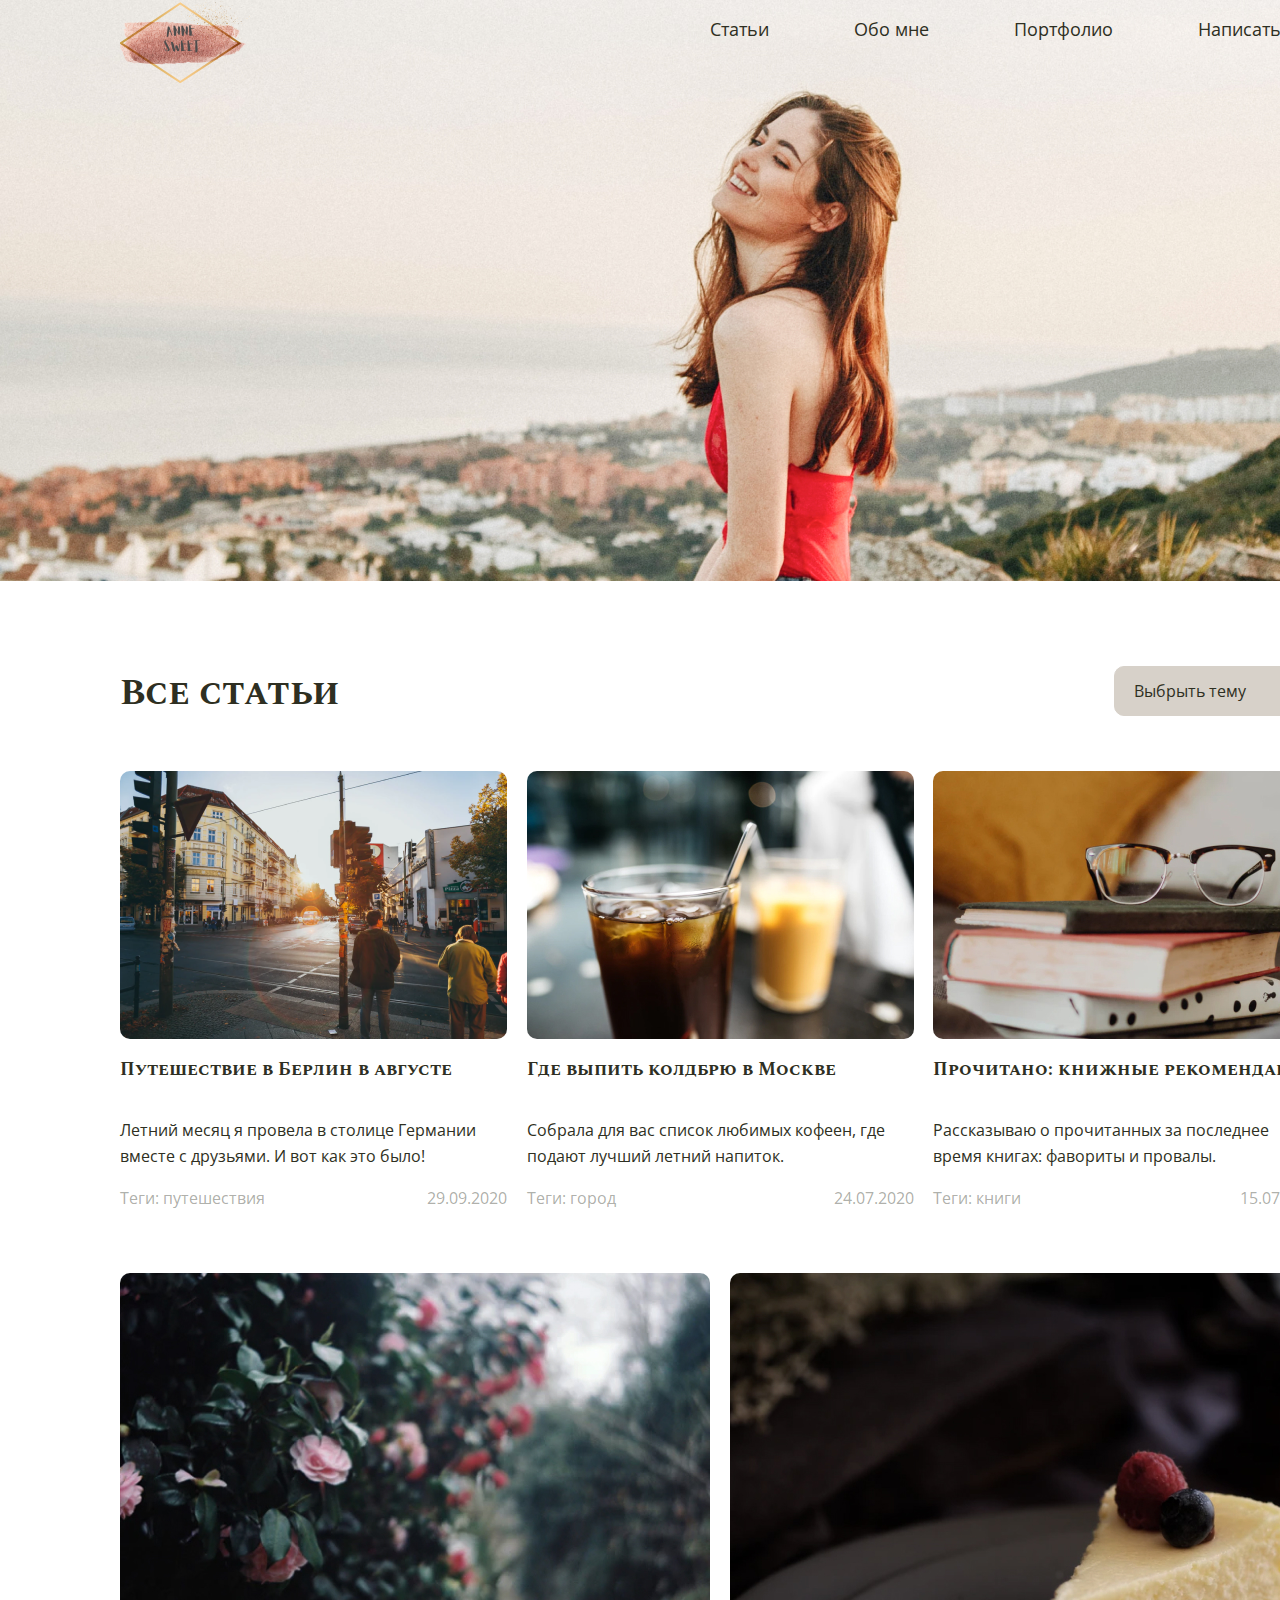
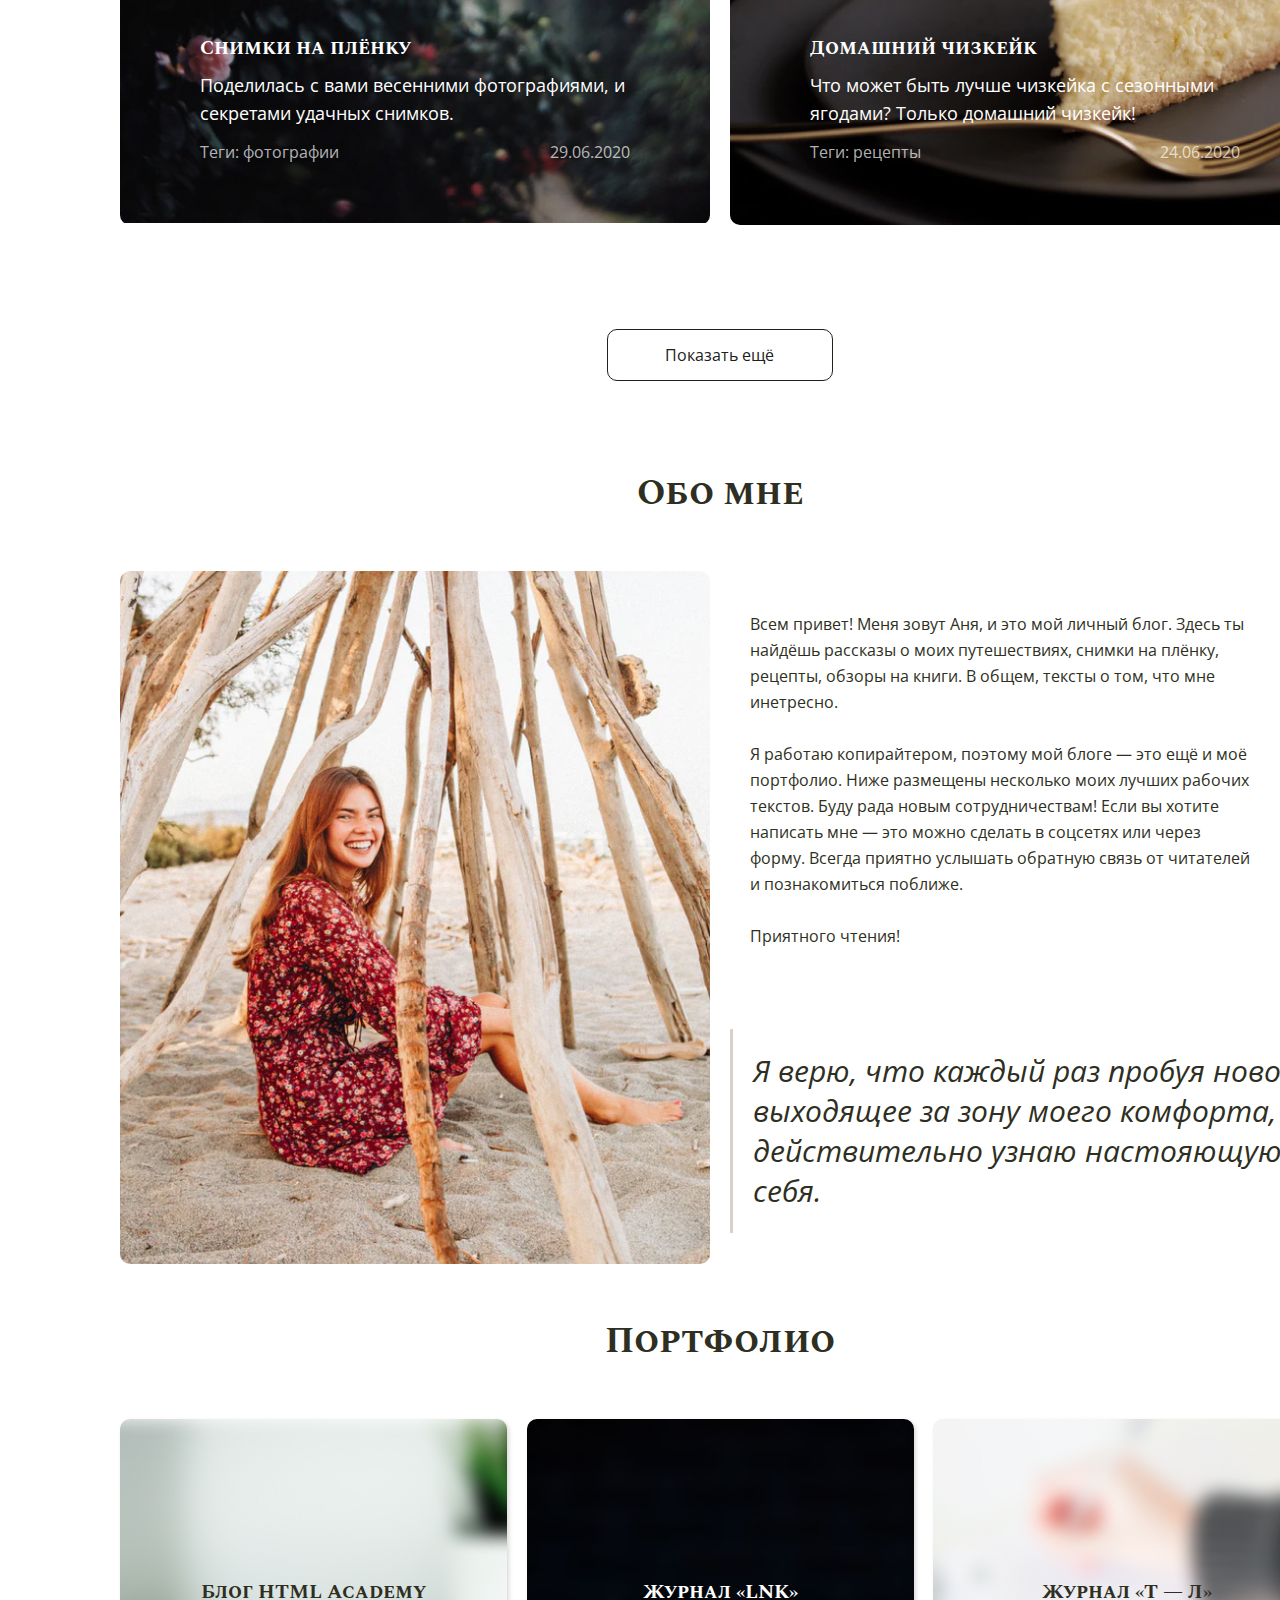
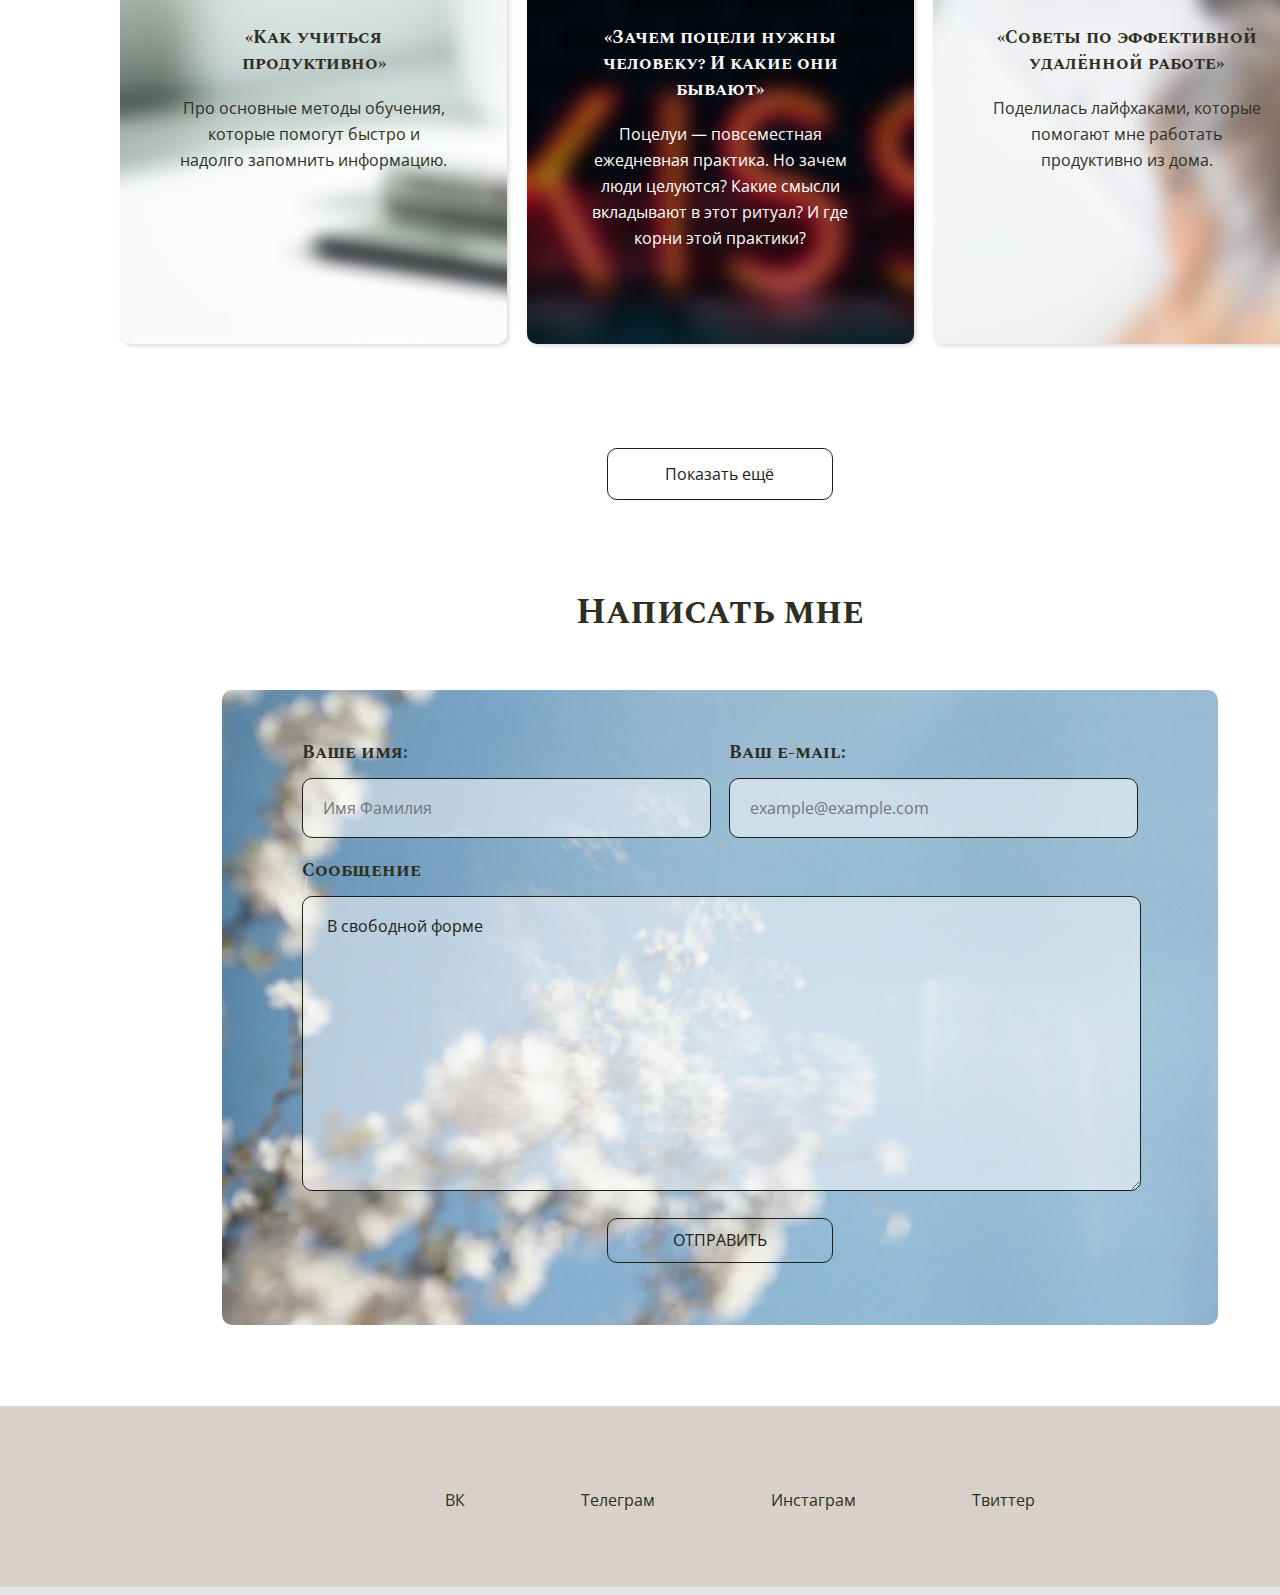
<file: index.html>
<!DOCTYPE html>
<html lang="ru" dir="ltr">
  <head>
    <meta charset="utf-8">
    <title>Блог копирайтера Анны</title>
    <link href="https://fonts.googleapis.com/css2?family=Open+Sans:ital,wght@0,300;0,400;0,600;0,700;0,800;1,300;1,400;1,600;1,700;1,800&family=Spectral+SC:ital,wght@0,200;0,300;0,400;0,500;0,600;0,700;0,800;1,200;1,300;1,400;1,500;1,600;1,700;1,800&display=swap" rel="stylesheet">
    <link rel="stylesheet" href="css/normalize.css">
    <link rel="stylesheet" href="css/styles.css">
  </head>
  <body>


    <header class="main-header index-header">
      <h1 class="visually-hidden">Блог копирайтера Анны</h1>
      <nav class="site-navigation">
        <a href="#" class="main-header-logo">
          <img src="img/logo.svg" alt="Логотип Блога копирайтера">
        </a>
        <ul class="site-navigation">
          <li><a href="#articles">Статьи</a></li>
          <li><a href="#about-me">Обо мне</a></li>
          <li><a href="#portfolio">Портфолио</a></li>
          <li><a href="#tell-me">Написать мне</a></li>
        </ul>
      </nav>
    </header>






    <main class="container">
      <div class="container-wrap">
      <section class="toggle-theme">
        <h2 class="visually-hidden">Переключатель темы</h2>
        <!-- <a href="#">Выбрыть тему</a> -->
        <ul>Выбрыть тему
        <li></li>
        <li>
          <form class="filter" action="index.html" method="post">
            <label><input class="filter-chk" data-category="travels" type="checkbox"> Путешествия</label>
            <label><input class="filter-chk" data-category="city" type="checkbox"> Город</label>
            <label><input class="filter-chk" data-category="books" type="checkbox"> Книги</label>
            <label><input class="filter-chk" data-category="photos" type="checkbox"> Фотография</label>
            <label><input class="filter-chk" data-category="recipes" type="checkbox"> Рецепты</label>
            <hr>
            <label><input class="filter-chk" data-category="all" type="checkbox"> Все статьи</label>
          </form>
        </li>
        <!-- <li>Статья</li>
        <li>Статья</li>
        <li>Статья</li> -->
      </ul>

      </section>

      <section class="all-articles">
        <h2 id="articles" >Все статьи</h2>
        <div class="all-articles-wrap">
          <div class="article-preview-small article-for-filter" data-category="travels">
            <a class="art-href-small" href="article.html">
              <h3>Путешествие в Берлин в августе </h3>
            </a>
            <div class="img-of-preview" onclick="location.href='article.html'"></div>
            <p>Летний месяц я провела в столице Германии вместе с друзьями. И вот как это было!</p>
            <span class="tegs-of-preview">Теги: путешествия</span>
            <span class="date-of-preview">29.09.2020</span>
          </div>
          <div class="article-preview-small article-for-filter" data-category="city">
            <a class="art-href-small" href="article.html">
              <h3>Где выпить колдбрю в Москве</h3>
            </a>
            <div class="img-of-preview" onclick="location.href='article.html'"></div>
            <p>Собрала для вас список любимых кофеен, где подают лучший летний напиток.</p>
            <span class="tegs-of-preview">Теги: город</span>
            <span class="date-of-preview">24.07.2020</span>
          </div>
          <div class="article-preview-small article-for-filter" data-category="books">
            <a class="art-href-small" href="article.html">
              <h3>Прочитано: книжные рекомендации</h3>
            </a>
            <div class="img-of-preview" onclick="location.href='article.html'"></div>
            <p>Рассказываю о прочитанных за последнее время книгах: фавориты и провалы.</p>
            <span class="tegs-of-preview">Теги: книги</span>
            <span class="date-of-preview">15.07.2020</span>
          </div>
          <!-- <div class="article-preview-small">
            <div class="img-of-preview"></div>
            <h3>Где выпить колдбрю в Москве</h3>
            <p>Собрала для вас список любимых кофеен, где подают лучший летний напиток.</p>
            <span class="tegs-of-preview">Теги: город</span>
            <span class="date-of-preview">24.07.2020</span>
            <a class="art-href-small" href="article.html"></a>
          </div>
          <div class="article-preview-small">
            <div class="img-of-preview"></div>
            <h3>Прочитано: книжные рекомендации</h3>
            <p>Рассказываю о прочитанных за последнее время книгах: фавориты и провалы.</p>
            <span class="tegs-of-preview">Теги: книги</span>
            <span class="date-of-preview">15.07.2020</span>
            <a class="art-href-small" href="article.html"></a>
          </div> -->
          <div class="article-preview-big article-for-filter" data-category="photos">
            <div class="for-flex">
              <div class="img-of-preview"></div>
              <h3>Снимки на плёнку</h3>
              <p>Поделилась с вами весенними фотографиями, и секретами удачных снимков.</p>
              <span class="tegs-of-preview">Теги: фотографии</span>
              <span class="date-of-preview">29.06.2020</span>
              <a class="art-href-big" href="article.html"></a>
            </div>
          </div>
          <div class="article-preview-big article-for-filter" data-category="recipes">
            <div class="for-flex">
              <div class="img-of-preview"></div>
              <h3>Домашний чизкейк</h3>
              <p>Что может быть лучше чизкейка с сезонными ягодами? Только домашний чизкейк!</p>
              <span class="tegs-of-preview">Теги: рецепты</span>
              <span class="date-of-preview">24.06.2020</span>
              <a class="art-href-big" href="article.html"></a>
            </div>



          </div>
        </div>
        <a href="#" class="show-more show-more-article">Показать ещё</a>
        <div class="brmm"></div>
      </section>

      <section class="about-me">
        <h2 id="about-me" >Обо мне</h2>
        <div class="about-me-flex">
        <img class="about-me-img" src="img/about-me.jpg" alt="Моё фото">
          <div class="about-me-flex-p">
          <p>Всем привет! Меня зовут Аня, и это мой личный блог. Здесь ты найдёшь рассказы о моих путешествиях, снимки на плёнку, рецепты, обзоры на книги. В общем, тексты о том, что мне инетресно.
          <br><br>
            Я работаю копирайтером, поэтому мой блоге — это ещё и моё
            портфолио. Ниже размещены несколько моих лучших
            рабочих текстов. Буду рада новым сотрудничествам! Если вы хотите написать мне — это можно сделать в соцсетях
            или через форму. Всегда приятно услышать обратную связь
            от читателей и познакомиться поближе.<br><br>
          Приятного чтения!
          <p class="about-me-quote">Я верю, что каждый раз пробуя новое, выходящее за зону моего комфорта, я действительно узнаю настояющую себя. </p>
          </div>
        </div>

      </section>

      <section class="portfolio">
        <h2 id="portfolio" >Портфолио</h2>
        <div class="portfolio-item-flex">
          <div class="portfolio-item">
            <p class="portfolio-item-location">Блог HTML Academy</p>
            <h3>«Как учиться продуктивно»</h3>

            <p>Про основные методы обучения,
  которые помогут быстро и надолго
  запомнить информацию.</p>
          </div>
          <div class="portfolio-item">
            <p class="portfolio-item-location">Журнал «LNK»</p>
            <h3>«Зачем поцели нужны человеку?
  И какие они бывают»</h3>

            <p>Поцелуи — повсеместная ежедневная
  практика. Но зачем люди целуются?
  Какие смысли вкладывают в этот ритуал?
  И где корни этой практики?</p>
          </div>
          <div class="portfolio-item">
            <p class="portfolio-item-location">Журнал «Т — Л»</p>
            <h3>«Советы по эффективной
  удалённой работе»</h3>

            <p>Поделилась лайфхаками, которые помогают
  мне работать продуктивно из дома. </p>
          </div>
        </div>
        <a href="#" class="show-more">Показать ещё</a>
      </section>

      <section class="write-us">
        <h2 id="tell-me" >Написать мне</h2>
        <form class="write-us-form">
          <p class="write-us-form-item">
            <label for="name">Ваше имя:</label>
            <input type="text" name="name" value="" placeholder="Имя Фамилия"  required>
          </p>
          <p class="write-us-form-item">
            <label for="email">Ваш e-mail:</label>
            <input type="email" name="email" value="" placeholder="example@example.com" required>
          </p>
          <p class="write-us-form-item write-us-form-item-text">
            <label for="write-us-form-text">Сообщение</label>
            <textarea class="write-us-form-text-area" name="write-us-form-text" required minlength="10"> В свободной форме</textarea>
          </p>
          <p class="write-us-form-item write-us-form-item-for-button">
            <label class="visually-hidden" for="button"></label>
            <button class="button write-us-form-button" type="submit" name="button">Отправить</button>
          </p>
        </form>
      </section>
      </div>
    </main>



    <footer class="main-footer">
      <section class="social-links">
        <h2 class="visually-hidden">Я с социальных сетях</h2>
        <ul>
            <li>
                <a class="social-link" href="#">ВК</a>
            </li>
            <li>
                <a class="social-link" href="#">Телеграм</a>
            </li>
            <li>
                <a class="social-link" href="#">Инстаграм</a>
            </li>
            <li>
                <a class="social-link" href="#">Твиттер</a>
            </li>
        </ul>
      </section>
    </footer>


    <script src="js/filter.js"></script>
    <script src="js/tell-me.js"></script>

  </body>
</html>
</file>
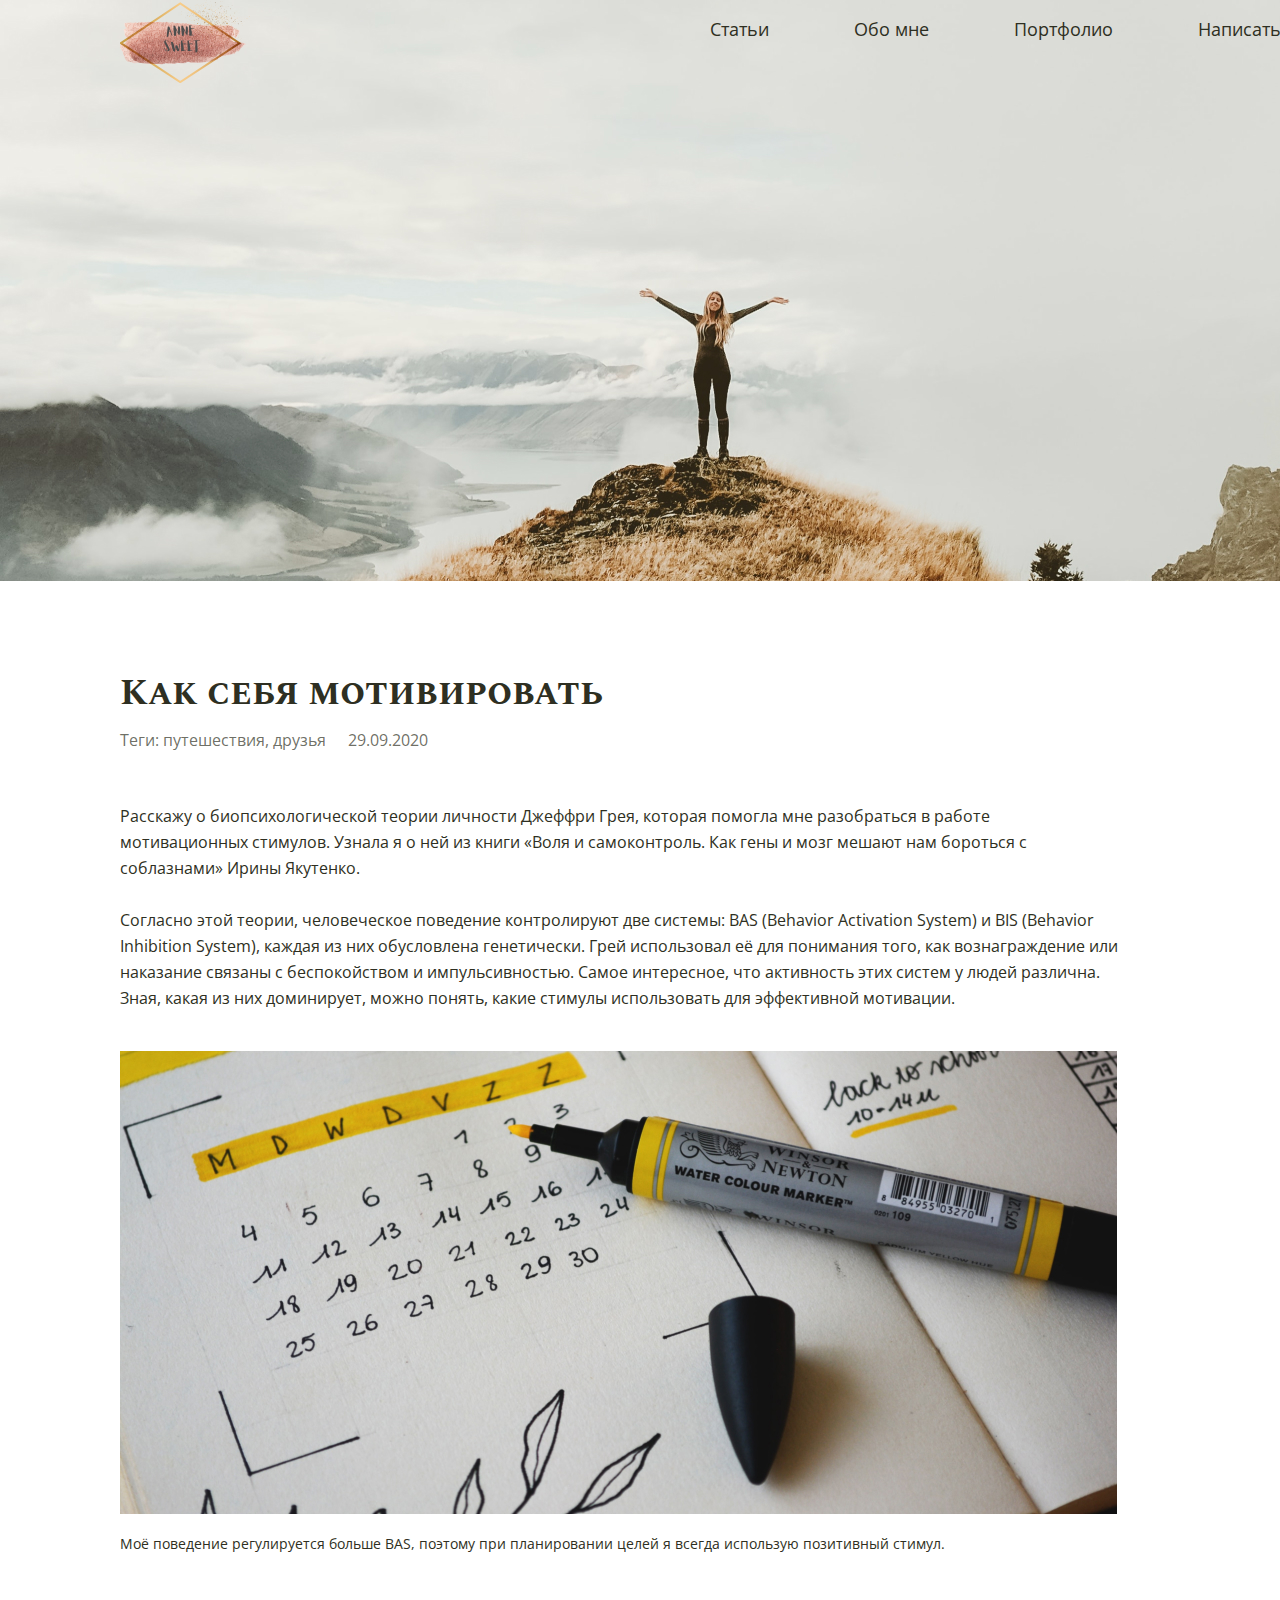
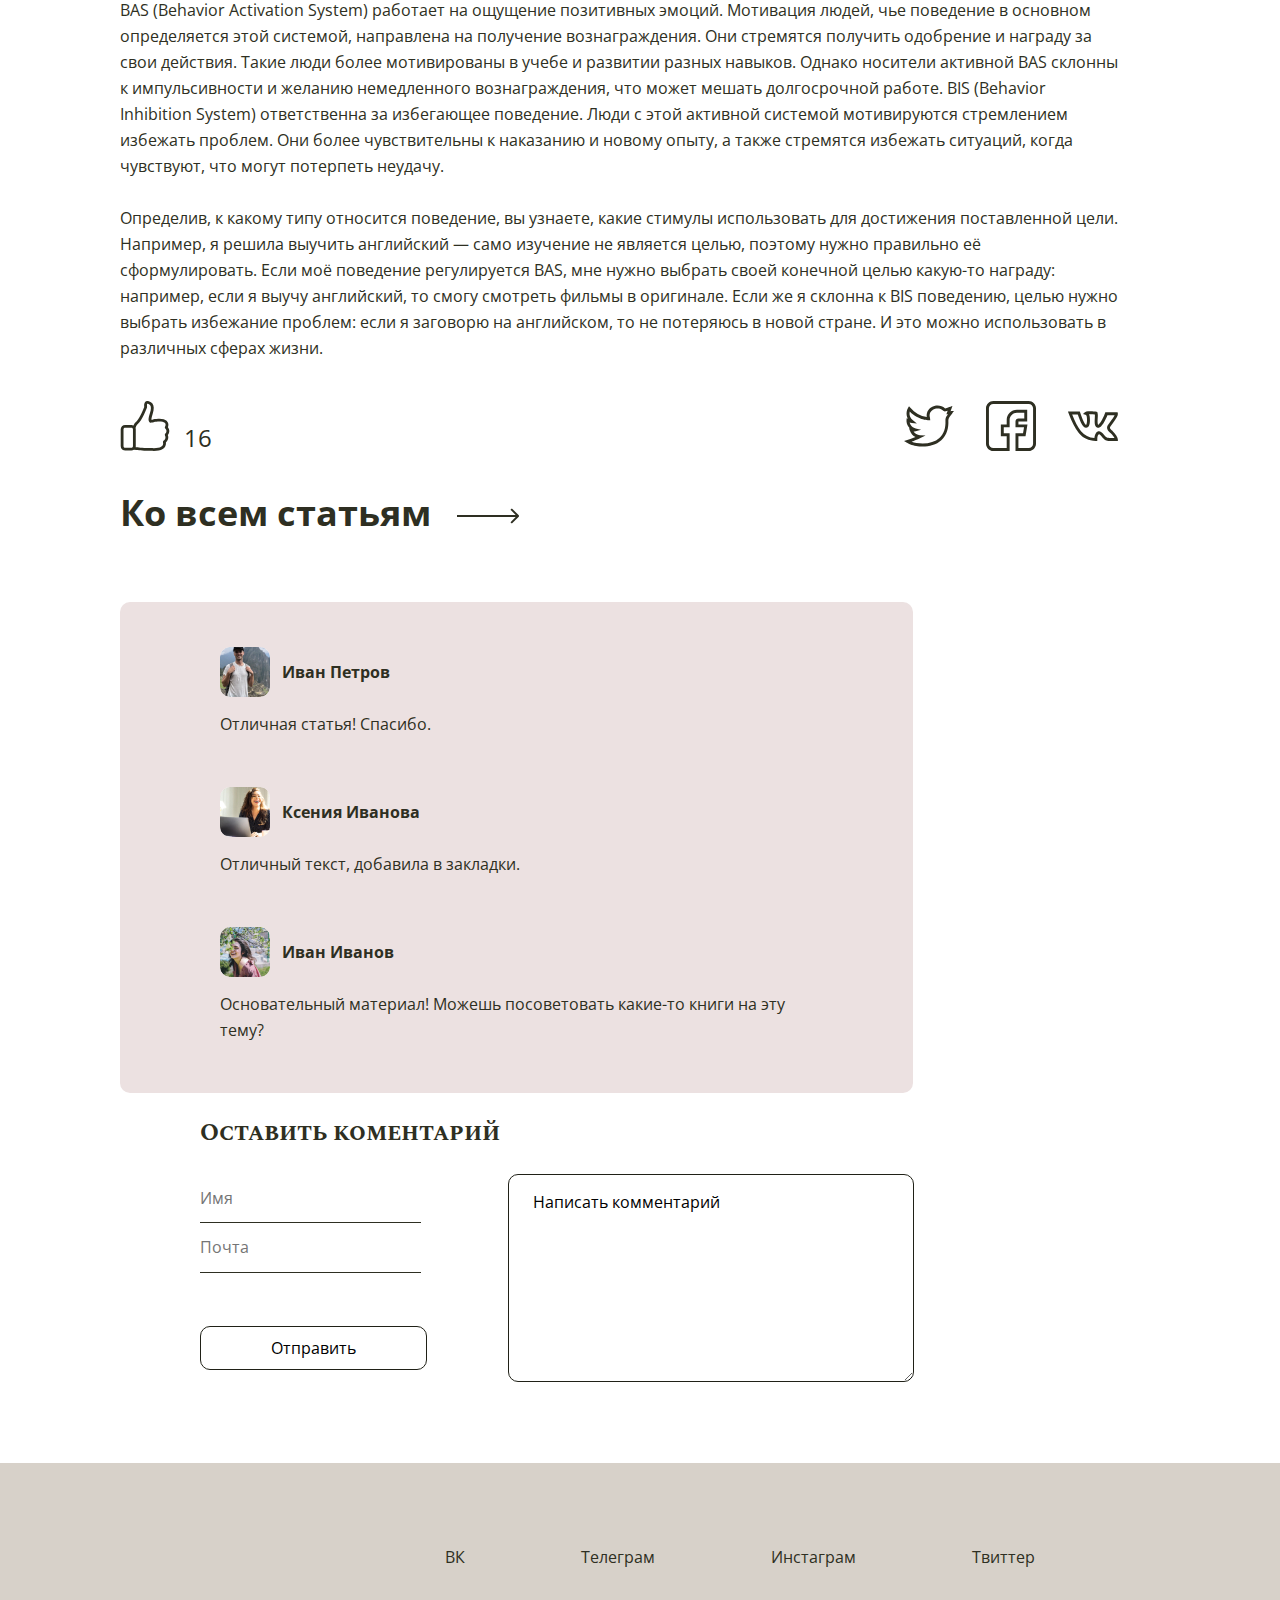
<file: article.html>
<!DOCTYPE html>
<html lang="ru" dir="ltr">
  <head>
    <meta charset="utf-8">
    <title>Блог копирайтера Анны</title>
    <link href="https://fonts.googleapis.com/css2?family=Open+Sans:ital,wght@0,300;0,400;0,600;0,700;0,800;1,300;1,400;1,600;1,700;1,800&family=Spectral+SC:ital,wght@0,200;0,300;0,400;0,500;0,600;0,700;0,800;1,200;1,300;1,400;1,500;1,600;1,700;1,800&display=swap" rel="stylesheet">
    <link rel="stylesheet" href="css/normalize.css">
    <link rel="stylesheet" href="css/styles.css">
  </head>
  <body class="body-article">


    <header class="main-header header-article">
      <h1 class="visually-hidden">Блог копирайтера Анны</h1>
      <nav class="site-navigation">
        <a href="#" class="main-header-logo">
          <img src="img/logo.svg" alt="Логотип Блога копирайтера">
        </a>
        <ul class="site-navigation">
          <li><a href="index.html#articles">Статьи</a></li>
          <li><a href="index.html#about-me">Обо мне</a></li>
          <li><a href="index.html#portfolio">Портфолио</a></li>
          <li><a href="index.html#tell-me">Написать мне</a></li>
        </ul>
      </nav>
    </header>






    <main class="container">
      <section class="full-article">
        <h2>Как себя мотивировать</h2>
        <span class="article-info">Теги: путешествия, друзья</span>
        <span class="article-info">29.09.2020</span>
        <p>
          Расскажу о биопсихологической теории личности Джеффри Грея, которая помогла мне разобраться в работе мотивационных стимулов. Узнала я о ней из книги «Воля и самоконтроль. Как гены и мозг мешают нам бороться
с соблазнами» Ирины Якутенко.<br><br>

Согласно этой теории, человеческое поведение контролируют две системы: BAS (Behavior Activation System) и BIS (Behavior Inhibition System), каждая из них обусловлена генетически. Грей использовал её для понимания того, как вознаграждение или наказание связаны с беспокойством и импульсивностью. Самое интересное, что активность этих систем у людей различна. Зная, какая из них доминирует, можно понять, какие стимулы использовать для эффективной мотивации.
        </p>

      <img src="img/content-001.jpg" alt="" >
          <span class="img-sign">Моё поведение регулируется больше BAS, поэтому при планировании целей я всегда использую позитивный стимул.</span>
        <p>
          BAS (Behavior Activation System) работает на ощущение позитивных эмоций. Мотивация людей, чье поведение в основном определяется этой системой, направлена на получение вознаграждения. Они стремятся получить одобрение и награду
за свои действия. Такие люди более мотивированы в учебе и развитии разных навыков. Однако носители активной BAS склонны к импульсивности и желанию немедленного вознаграждения, что может мешать долгосрочной работе.
BIS (Behavior Inhibition System) ответственна за избегающее поведение. Люди с этой активной системой мотивируются стремлением избежать проблем. Они более чувствительны к наказанию и новому опыту, а также стремятся избежать ситуаций, когда чувствуют, что могут потерпеть неудачу.<br><br>

Определив, к какому типу относится поведение, вы узнаете, какие стимулы использовать для достижения поставленной цели. Например, я решила выучить английский — само изучение не является целью, поэтому нужно правильно
её сформулировать. Если моё поведение регулируется BAS, мне нужно выбрать своей конечной целью какую-то награду: например, если я выучу английский, то смогу смотреть фильмы в оригинале. Если же я склонна к BIS поведению, целью нужно выбрать избежание проблем: если я заговорю на английском, то не потеряюсь в новой стране. И это можно использовать в различных сферах жизни.
        </p>


      <div class="full-article-panel">
        <div class="full-article-like-panel">
          <button class="like-button" type="button" name="button" >поставить лайк</button>
          <span class="number-of-like">16</span>
        </div>
        <div class="full-article-share-panel">
          <button type="button" name="button" class="share-button tw-share">Поделиться в Twitter</button>
          <button type="button" name="button" class="share-button face-share">Поделиться в Facebook</button>
          <button type="button" name="button" class="share-button vk-share">Поделиться в VK</button>
        </div>
      </div>
      <div class="article-back-link-wrap">
          <a href="index.html" class="article-back-link">Ко всем статьям</a>
          <div class="article-back-arrow"></div>
      </div>
      </section>

        <section class="comments">
          <h2 class="visually-hidden">Коментарии</h2>
          <ul class="comments-list">
            <li>
              <img src="img/avatar-01.jpg" alt="">
              <b><span>Иван Петров</span></b>
              <span class="text-of-comment">Отличная статья! Спасибо.</span>
            </li>
            <li>
              <img src="img/avatar-02.jpg" alt="">
              <b><span>Ксения Иванова</span></b>
              <span class="text-of-comment">Отличный текст, добавила в закладки.</span>
            </li>
            <li>
              <img src="img/avatar-03.jpg" alt="">
              <b><span>Иван Иванов</span></b>
              <span class="text-of-comment">Основательный материал! Можешь посоветовать какие-то книги на эту тему?</span>
            </li>
          </ul>

        </section>
        <section class="add-comments">
          <h3>Оставить коментарий</h3>
          <form class="add-coment" action="index.html" method="post">

              <p class="add-coment-item">
                <!-- <label for="name">Ваше имя:</label> -->
                <input class="add-coment-name"  type="text" name="name" value="" placeholder="Имя"  required>
              </p>
              <p class="add-coment-item">
                <!-- <label for="email">Ваш e-mail:</label> -->
                <input class="add-coment-mail" type="email" name="email" value="" placeholder="Почта" required>
                </p>
              <p class="add-coment-item add-coment-item-for-button">
                <label class="visually-hidden" for="button"></label>
                <button class="button add-coment-button" type="submit" name="button">Отправить</button>
              </p>


            <p class="add-coment-item add-coment-item-text">
              <!-- <label for="write-us-form-text">Сообщение</label> -->
              <textarea class="add-coment-item-text-area" name="write-us-form-text" required minlength="10" > Написать комментарий</textarea>
            </p>

          </form>

        </section>
    </main>



    <footer class="main-footer">
      <section class="social-links">
        <h2 class="visually-hidden">Я с социальных сетях</h2>
        <ul>
            <li>
                <a class="social-link" href="#">ВК</a>
            </li>
            <li>
                <a class="social-link" href="#">Телеграм</a>
            </li>
            <li>
                <a class="social-link" href="#">Инстаграм</a>
            </li>
            <li>
                <a class="social-link" href="#">Твиттер</a>
            </li>
        </ul>
      </section>
    </footer>
    <script src="js/tell-me-for-art.js"></script>
    <script src="js/add-comment.js"></script>
    <script src="js/like.js"></script>

  </body>
</html>
</file>
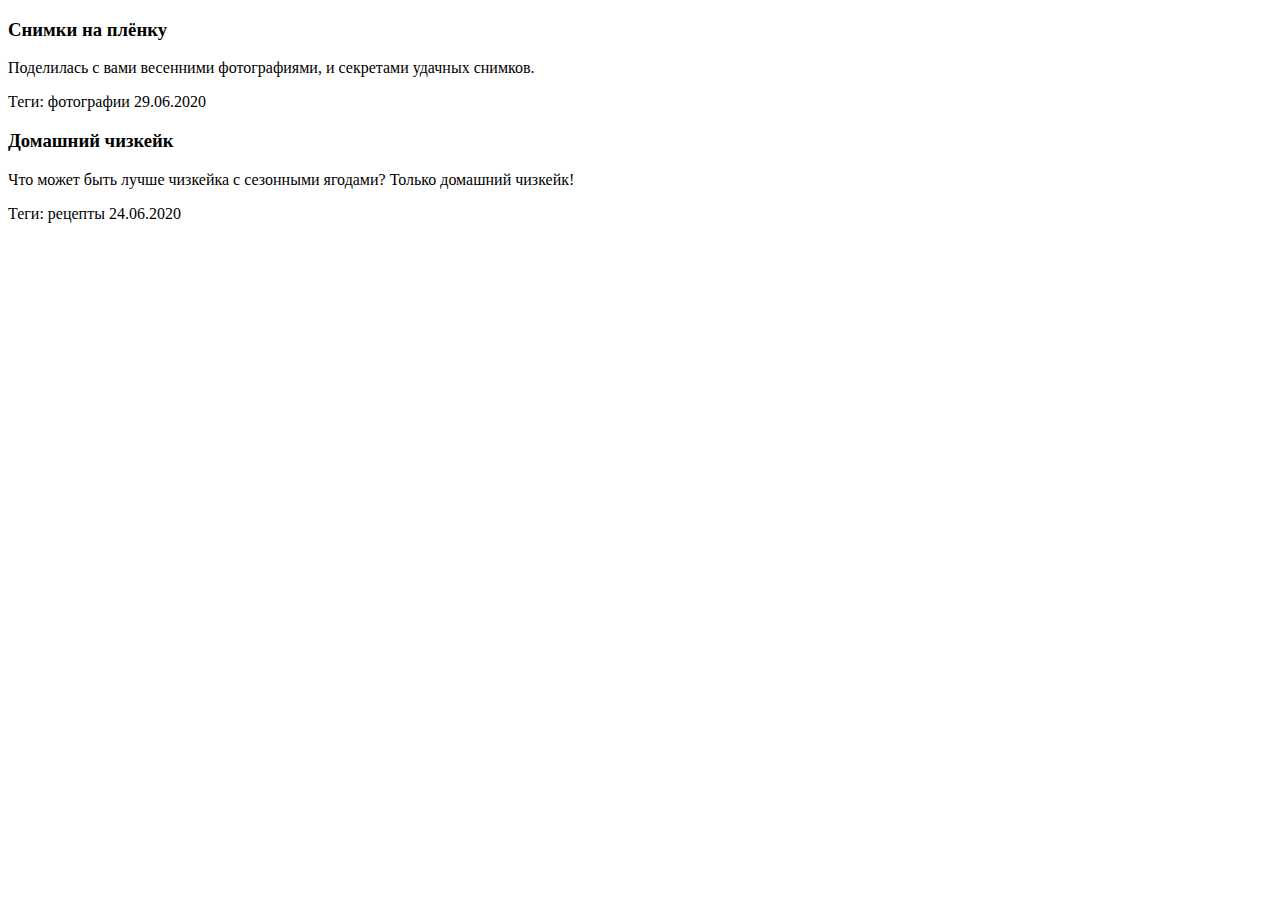
<file: img/index2.html>
<!DOCTYPE html>
<html lang="en" dir="ltr">
  <head>
    <meta charset="utf-8">
    <title></title>
  </head>
  <body>
    <div class="glv">
      <div class="article-preview-big">
        <div class="img-of-preview"></div>
        <h3>Снимки на плёнку</h3>
        <p>Поделилась с вами весенними фотографиями, и секретами удачных снимков.</p>
        <span class="tegs-of-preview">Теги: фотографии</span>
        <span class="date-of-preview">29.06.2020</span>
      </div>
      <div class="article-preview-big">
        <div class="img-of-preview"></div>
        <h3>Домашний чизкейк</h3>
        <p>Что может быть лучше чизкейка с сезонными ягодами? Только домашний чизкейк!</p>
        <span class="tegs-of-preview">Теги: рецепты</span>
        <span class="date-of-preview">24.06.2020</span>
      </div>
    </div>

  </body>
</html>
</file>
<file: css/styles.css>
/* Общие стили */
body {
  font-family: 'Open Sans', sans-serif;
  font-size: 16px;
  line-height: 26px;
  font-weight: 400;
  color: #2E2F22;
  background-color: #E5E5E5;



  margin: 0px;
  padding: 0px;
}
h1, h2, h3, h4 ,h6 {
  font-family: 'Spectral SC', serif;
  font-style: bold;
}
body ul {
  font-family: 'Open Sans', sans-serif;
}
body ul li {
  font-family: 'Open Sans', sans-serif;
}
footer .social-links {
  background-color: #D7D1C9;
}
.visually-hidden {
  position: absolute;
  clip: rect(0 0 0 0);
  width: 1px;
  height: 1px;
  margin: -1px;
}
.write-us-form input,
.write-us-form .write-us-form-text-area {
  padding: 20px;
  border: 1px solid #202117;
  border-radius: 10px;
  background-color: rgba(255, 255, 255, 0.5);
  color: #202117;
}
.site-navigation ul {
  padding: 0px;
}
.site-navigation li {
  font-size: 18px;

  list-style-type: none;

}
.site-navigation li a {
  text-decoration: none;
  color: #2E2F22;
}

.toggle-theme ul {
  margin: 0px;
  display: inline-block;
  text-decoration: none;
  color: #2E2F22;
  border: 1px solid #D7D1C9;
  padding: 11px 73px 11px  19px   ;
  background-color: #D7D1C9;
  border-radius: 10px;
  /* background-image: url("../img/polygon.svg");
  background-repeat: no-repeat;
  background-position: top 15px  right 20px; */
}
.toggle-theme ul::before {
  content: "";
  background-image: url("../img/Polygon-white.svg");
  background-repeat: no-repeat;
  background-position: top 50%  right 50%;
  /* border: 1px solid red; */
  width: 22px;
  height: 20px;
  position: absolute;
  top: 15px;
  right: 20px;
}
.toggle-theme ul:hover::before {
  background-image: url("../img/Polygon-black .svg");
  transform: rotate(180deg);
  transition: 0.5s;
}

.toggle-theme ul:hover {
  background-color: rgba(255, 255, 255, 1);
  transition: 0.5s;
  border: 1px solid black;
  /* background-image: url("../img/Polygon-black .svg");
  transform: rotate(30deg); */

}

.toggle-theme ul li {
  width: 100%;
  cursor: pointer;
  display: none;
  padding: 5px;
  margin: 0px;
  list-style: none;
}
.toggle-theme ul:hover li {
  display: block;
  transition: 0.5s;
}
.toggle-theme ul li form label {
  display: block;
}


.show-more {
  border-radius: 10px;
  border: 1px solid #202117;
  background-color: rgba(143,118,89, 0.0);
  padding: 12px 57px;
  text-decoration: none;
  color: #202117;
}
.write-us button[type="submit"] {
  text-transform: uppercase;
  border-radius: 10px;
  border: 1px solid #202117;
  background-color: rgba(255, 255, 255, 0.0);
  padding: 12px 65px;
  text-decoration: none;
  color: #202117;
  cursor: pointer;
}


/* Сеточные стили */
/* шапка */
.main-header {

  width: 1200px;
  min-height: 581px;
  background-color: #D7D1C9;
  margin:0 auto;

  padding: 0px 120px;

}
.index-header {
  background-image: url("../img/header-1.jpg");
}
.header-article {
 background-image: url("../img/header-2.jpg");
}

.main-header .site-navigation {
  display: flex;
  justify-content: space-between;
}
.main-header .site-navigation img {
  margin-right: 460px;
}
.main-header .site-navigation img:hover {
  opacity: 0.5;
  transition: 0.5s;
}
.main-header .site-navigation ul  {
  width: 425px;
  flex-grow: 1;
  display: flex;
  justify-content: space-between;

}
.site-navigation li:hover a,
.social-links li:hover a   {
  text-shadow: #474747 1px 1px 1px;

}
.container {
  width: 1200px;
  margin:0 auto;
  padding: 85px 120px 81px 120px;
  background-color: #ffffff;


}
.container-wrap {
  position: relative;
}
.toggle-theme {
  position: absolute;
  right: 0px;
  top: 0px;
  z-index: 5;
}
.container h2 {
  font-size: 36px;
  margin: 0px;
  line-height: 55px;
}
/* Статьи */
.all-articles-wrap {
  display: flex;
  flex-wrap: wrap;
  justify-content: space-between;
  margin-top: 50px;
}
.all-articles .article-preview-small {
  width: 387px;
  min-height:
}
.all-articles-wrap h3 {
  font-size: 18px;
}

.all-articles .article-preview-small .img-of-preview {
  width: 387px;
  height: 268px;
  order: -1;
  border-radius: 10px;
}

.all-articles .article-preview-small:nth-of-type(3n+1) .img-of-preview {
    background-image: url("../img/img-art-1.jpg");
}
.all-articles .article-preview-small:nth-of-type(3n+2) .img-of-preview {
    background-image: url("../img/img-art-2.jpg");
}
.all-articles .article-preview-small:nth-of-type(3n+3) .img-of-preview {
    background-image: url("../img/img-art-3.jpg");
}
.article-preview-small {
  display: flex;
  flex-wrap: wrap;
  justify-content: space-between;
}


.article-preview-small h3,
.article-preview-small p {
  flex-grow: 1;

}

.article-preview-small span {
  color: rgba(46,47,34, 0.4);
}

.article-preview-big {
  box-sizing: border-box;
  width: 590px;
  min-height: 552px;
  position: relative;
  background-repeat: no-repeat;
  border-radius: 10px;
  color: white;
  /* padding-top: 360px;
  padding-left: 82px;
  padding-right: 79px; */
  margin-top: 62px;

}
.article-preview-big:nth-of-type(2n) {
  background-image: url("../img/img-art-4.jpg");
}


.article-preview-big:nth-of-type(2n+1) {
  background-image: url("../img/img-art-5.jpg");
}
.article-preview-big-wrap-flex {
  display: flex;
}

.article-preview-big-wrap-flex span {
  display: inline-block;
}

.article-preview-big .for-flex {

  display: flex;
  flex-wrap: wrap;
  justify-content: space-between;
  margin-top:360px;
  margin-left: 80px;
  margin-right: 80px;
}
.article-preview-big .for-flex h3 {
  flex-grow: 1;
  font-size: 20px;
  line-height: 30px;
  margin: 0px;
  margin-bottom: 8px;
}
.article-preview-big .for-flex p {
  flex-grow: 1;
  font-size: 18px;
  line-height: 28px;
  margin: 0px;
  margin-bottom: 12px;
}
.article-preview-big .for-flex span {
  font-size: 16px;
  line-height: 26px;
  color: rgba(255, 255, 255, 0.7);
}
.show-more {
  display: block;


  width: 110px;
  margin: 104px auto 85px;


}
.show-more:hover {
  background-color: rgba(143,118,89, 0.5);
  transition: 0.5s;
}
/* Стати наведение */
.art-href-big {
  display: inline-block;
  /* display: none; */
  height: 552px;
  width: 590px;
  background-color: rgba(255, 255, 255, 0);
  position: absolute;
  left: 0px;
  top: 0px;
  transition: 0.5s;
}
.article-preview-big:hover .art-href-big {
  background-color: rgba(255, 255, 255, 0.5);

  transition: 0.5s;
}
.all-articles .all-articles-wrap .article-preview-small .art-href-small {
  text-decoration: none;
  color: #2E2F22;
}

.art-href-small:hover {
  color: #D7D1C9;
}
/* .article-preview-small::after {
  content: "";
  display: inline-block;
  height: 268px;
  width: 387px;
  background-color: rgba(255, 255, 255, 0.5);
  border-radius: 10px;
  position: absolute;
} */
.all-articles .all-articles-wrap .article-preview-small .art-href-small:hover ~ .img-of-preview
 {
   cursor: pointer;
   opacity: 0.5;
   transition: 0.5s;
 }
.all-articles .article-preview-small .img-of-preview:hover {
  cursor: pointer;
  opacity: 0.5;
  transition: 0.5s;

}

/* Обо мне */
.about-me .about-me-img {
  border-radius: 10px;
}
.about-me h2 {
    text-align: center;
  margin-bottom: 50px;
}
.about-me .about-me-flex {
  min-height: 693px;
  display: flex;
  /* flex-direction: column; */
  flex-wrap: wrap;
  align-items: flex-start;
}
.about-me .about-me-flex img {
  display: inline;}
  .about-me .about-me-flex p {
    margin-left: 40px;
    width: 500px;
    margin-top: 40px;
    font-size: 16px;
    line-height: 26px;
  }


.about-me .about-me-flex .about-me-quote {

  width: 550px;
  font-size: 30px;
  line-height: 40px;
  font-style: italic;
  border-left: 3px solid #D7D1C9;
  margin-top: 80px;
  margin-left: 20px;
  padding: 22px 0px 22px 20px;
}
.about-me-flex-p {
  width: 590px;
  padding-right: 20px;
}

/* Портфолио */
.portfolio h2 {
  margin-top: 50px;
  margin-bottom: 50px;
  text-align: center;
}
.portfolio-item {
  height: 385px;
  width: 277px;
  border-radius: 10px;
  background-color: #D7D1C9;
  text-align: center;
  padding-left: 55px;
  padding-right: 55px;
  padding-top: 140px;
  box-shadow: 2px 2px 4px rgba(0,0,0,0.15);

}
.portfolio-item-flex {
  display: flex;
  flex-wrap: wrap;
  justify-content: space-between;
}
.portfolio-item h3 {
  font-size: 18px;
}
.portfolio-item p:first-of-type {
  font-size: 20px;
  font-family: 'Spectral SC', serif;
  font-weight : bold;
}
.portfolio-item  p {
  font-size: 16px;
}
.portfolio-item:nth-child(3n+1) {
  background-image: url("../img/portfolio-1.jpg");
}
.portfolio-item:nth-child(3n+2) {
  background-image: url("../img/portfolio-2.jpg");
  color: white;
}
.portfolio-item:nth-child(3n+3) {
 background-image: url("../img/portfolio-3.jpg");
}
/* Форма */
.write-us  h2 {

  margin-bottom: 50px;
  text-align: center;
}
.write-us-form{
  display: flex;
  flex-wrap: wrap;
  justify-content: space-between;
  margin: 0 auto;
  width: 836px;
  /* min-height: 587px; */
  background-color: #D7D1C9;
  padding-left: 80px;
  padding-right: 80px;
  padding-top: 50px;
  border-radius: 10px;
  background-image: url("../img/write-me.jpg");
}
.write-us-form-item label {
  display: block;
}
.write-us-form-item textarea {
  width: 797px;
  height: 253px;
  padding: 20px;
}
.write-us-form-item label {
  font-size: 18px;
  font-family: 'Spectral SC', serif;
  font-weight : bold;
  margin-bottom: 12px;
}
.write-us-form-item label[for="write-us-form-text"] {
  margin-top: 20px;
}
.write-us-form-item input {
  width: 367px;

}
.write-us-form-item {
  margin: 0px;
  padding: 0px;
}
.write-us-form-item-for-button {
  width: 837px;
  margin: 0px;
}
.write-us-form-item button {
  display: block;
  margin: 20px  auto 62px;
  align-items: center;
}
.write-us-form-item button:hover {
  background-color: white;
}
/* футер */
.main-footer {
  width: 630px;
  margin: 0 auto;
  padding: 65px 405px 0 405px;
  min-height: 116px;
  background-color: #D7D1C9;
}
.main-footer ul{
  display: flex;
  justify-content: space-between;

}
.main-footer ul li {
  text-decoration: none;
  list-style-type: none;
}
.main-footer ul li a {
  text-decoration: none;
  color: #2E2F22;
}














/* страница статьи */
.full-article {
  width: 998px;
}
.full-article h2 {
  margin-bottom: 6px;
}
.full-article p {
  margin-top: 40px;
  margin-bottom: 40px;
}
.full-article .article-info {
  display: inline-block;
  margin-right: 18px;
  margin-bottom: 10px;
  color: rgba(46,47,34, 0.7);
}
/* .container .full-article .figure {
  display: inline-block;
  font-size: 14px;
  line-height: 26px;
  padding: 0px;
  margin-left: 0px;
  margin-right: 0px; */
}
.full-article img{
  margin-bottom: 10px;
}
.full-article .img-sign {
  display: inline-block;
  font-size: 14px;
  line-height: 26px;
  padding-top: 10px;
}

.full-article-panel {
  display: flex;
  justify-content: space-between;
}
.full-article-share-panel .share-button,
.full-article-like-panel .like-button {
  margin: 0px;
  padding: 0px;
  font-size: 0px;
  border-radius: 5px;
  width: 50px;
  height: 50px;
  background-color: rgba(236,225,225, 0.0);
  border: 5px;
  cursor: pointer;
}

.full-article-share-panel .share-button:hover,
.full-article-like-panel .like-button:hover {
  /* background-color: rgba(236,225,225, 1); */
  box-shadow: 0 0 5px 0 #34495e;
}
.full-article-like-panel .like-button {
  background-image: url("../img/like.svg");
  background-position: 50% 50%;
  background-repeat: no-repeat;
}
.full-article-share-panel,
.full-article-like-panel {
  display: flex;
  align-items: flex-end;
}
.full-article-share-panel .share-button {
  margin-left: 32px;
}
.tw-share {
  background-image: url("../img/twitter.svg");
  background-position: 50% 50%;
  background-repeat: no-repeat;
}
.face-share {
  background-image: url("../img/facebook.svg");
  background-position: 50% 50%;
  background-repeat: no-repeat;
}
.vk-share {
  background-image: url("../img/vk.svg");
  background-position: 50% 50%;
  background-repeat: no-repeat;
}
.full-article-like-panel span {
  margin-left: 14px;
  font-size: 24px;
  line-height: 26px;
}
.article-back-link-wrap {
  display: flex;
  align-items: baseline;
}
.article-back-link {
  display: inline-block;
  text-decoration: none;
  font-weight: bold;
  font-size: 36px;
  line-height: 49px;
  color: #2E2F22;
  margin-top: 37px;
}
.article-back-arrow {
  content: "";
  height: 20px;
  width: 62px;
  background-image: url("../img/Arrow.svg");
  background-repeat: no-repeat;
  background-position: 50% 50%;

  margin-left: 26px;
}
/* Коментарии   */
.comments {
  width: 793px;
}
.comments ul{
  padding: 45px 100px 50px 100px;
  background-color: #ECE1E1;
  border-radius: 10px;
  margin-top:65px;
}
.comments ul li img {
  border-radius: 10px;
  margin-right: 12px;
}
.comments ul li {
  margin-bottom: 50px;
  list-style: none;
  display: flex;
  justify-content: flex-start;
  align-items: center;
  flex-wrap: wrap;
}
.comments ul li:last-of-type {
  margin-bottom: 0px;
}
.comments ul li .text-of-comment {
  margin-top: 14px;
  flex-grow: 1;
  width: 593px;
}
.add-comments h3 {
  font-weight: bold;
  font-size: 24px;
  line-height: 33px;
}
/* .add-comments form label {
  font-size: 0px;}
} */
.add-comments {
  padding-left: 80px;
}
.add-comments input {
  color: #2E2F22;
  display: inline-block;
  font-size: 16px;
  padding: 0px;
  border: none;
  border-bottom: 1px solid #2E2F22;
   padding-top: 15px;
  padding-bottom: 15px;
  width: 221px;
}
.add-comments input:placeholder {
  color: #2E2F22;
}
.add-comments button {
  display: inline-block;
  padding: 12px 70px;
  background-color: rgba(236,225,225, 0.0);
  border-radius: 10px;
  border: 1px solid #202117;
  margin: 0 auto;
  margin-top: 53px;
  cursor: pointer;

}
.add-comments button:hover {
  background-color: rgba(236,225,225, 1.0);
  transition: 0.5s;
}
.add-comments textarea {
  height: 208px;
  width: 406px;
  box-sizing: border-box;
  padding: 18px 20px;
  border-radius: 10px;
  border: 1px solid #202117;

  margin-left: 81px;
}

.write-us-form textarea:focus,
.write-us-form input:focus,
.write-us-form button:focus,
.add-comments textarea:focus,
.add-comments input:focus,
.add-comments button:focus {
  outline: none;
  box-shadow: 0px 0px 0px 4px rgba(0, 144, 255, 0.15);
}
.add-comments {
  width: 793px;
}
.add-coment {
  display: flex;
  flex-wrap: wrap;
  flex-direction: column;
  height: 208px;
  align-content: flex-start;
}
.add-coment-item {
  margin-top: 0px;
  margin-bottom: 0px;
  /* width: 228px; */
}
.add-coment-item-text {
  /* flex-grow: 1; */
}
.hidden {
  display: none;
}
.color-text-red {
  color: red;
}
.write-us-form .color-text-red {
  color: red;
}
.write-us-form-item-text {
  position: relative;
}
</file>
